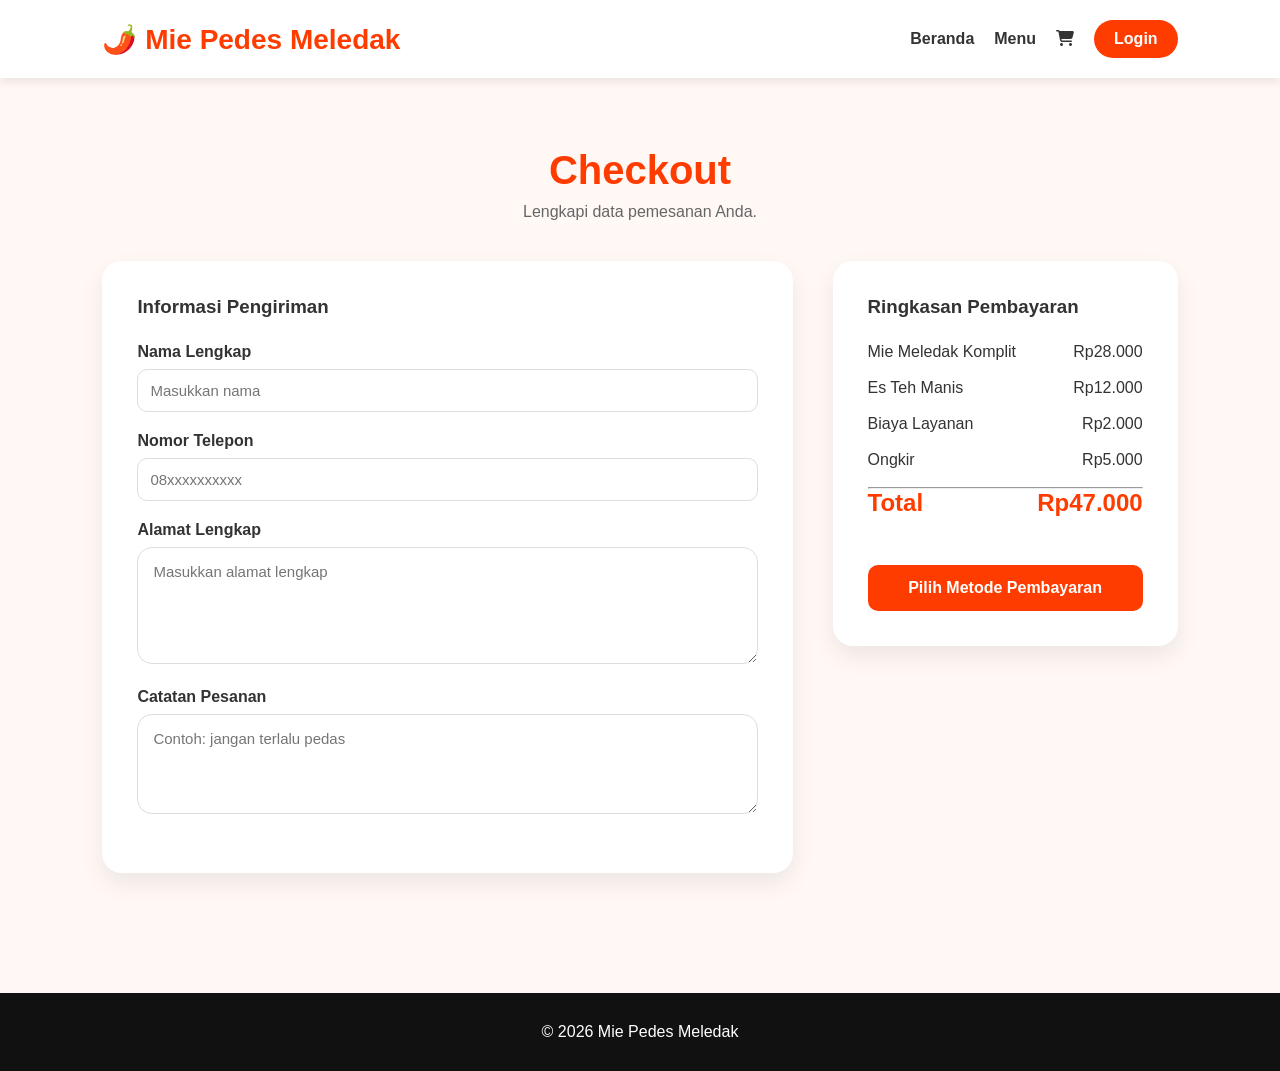
<file: checkout.html>
<!DOCTYPE html>
<html lang="id">
<head>
    <meta charset="UTF-8">
    <meta name="viewport" content="width=device-width, initial-scale=1.0">
    <title>Checkout - Mie Pedes Meledak</title>

    <link rel="stylesheet" href="style.css">

    <link rel="stylesheet"
    href="https://cdnjs.cloudflare.com/ajax/libs/font-awesome/6.5.2/css/all.min.css">
</head>

<body>

<header>

    <div class="logo">
        🌶️ Mie Pedes Meledak
    </div>

    <nav>
        <a href="index.html">Beranda</a>
        <a href="menu.html">Menu</a>
        <a href="keranjang.html">
            <i class="fa-solid fa-cart-shopping"></i>
        </a>

        <a href="login.html" class="login-btn">
            Login
        </a>
    </nav>

</header>

<section class="checkout-page">

    <div class="section-title">

        <h2>Checkout</h2>

        <p>
            Lengkapi data pemesanan Anda.
        </p>

    </div>

    <div class="checkout-container">

        <!-- FORM -->
        <div class="checkout-form">

            <h3>Informasi Pengiriman</h3>

            <form>

                <div class="form-group">

                    <label>Nama Lengkap</label>

                    <input type="text"
                    placeholder="Masukkan nama">

                </div>

                <div class="form-group">

                    <label>Nomor Telepon</label>

                    <input type="tel"
                    placeholder="08xxxxxxxxxx">

                </div>

                <div class="form-group">

                    <label>Alamat Lengkap</label>

                    <textarea rows="5"
                    placeholder="Masukkan alamat lengkap"></textarea>

                </div>

                <div class="form-group">

                    <label>Catatan Pesanan</label>

                    <textarea rows="4"
                    placeholder="Contoh: jangan terlalu pedas"></textarea>

                </div>

            </form>

        </div>

        <!-- RINGKASAN -->
        <div class="checkout-summary">

            <h3>Ringkasan Pembayaran</h3>

            <div class="summary-item">

                <span>Mie Meledak Komplit</span>

                <span>Rp28.000</span>

            </div>

            <div class="summary-item">

                <span>Es Teh Manis</span>

                <span>Rp12.000</span>

            </div>

            <div class="summary-item">

                <span>Biaya Layanan</span>

                <span>Rp2.000</span>

            </div>

            <div class="summary-item">

                <span>Ongkir</span>

                <span>Rp5.000</span>

            </div>

            <hr>

            <div class="summary-item total">

                <span>Total</span>

                <span>Rp47.000</span>

            </div>

            <a href="metode-pembayaran.html"
            class="btn-primary checkout-btn">

                Pilih Metode Pembayaran

            </a>

        </div>

    </div>

</section>

<footer>

    © 2026 Mie Pedes Meledak

</footer>

</body>
</html>
</file>
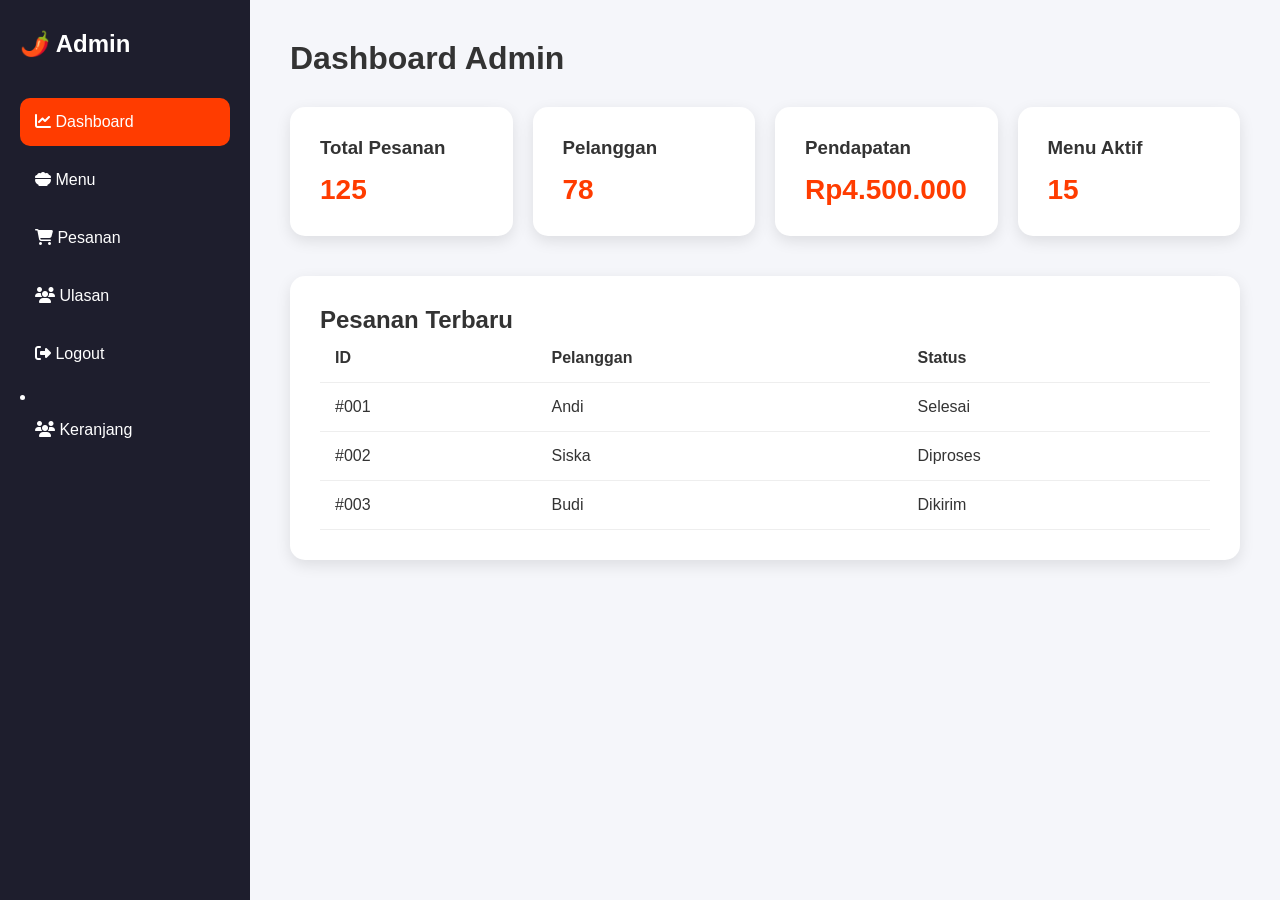
<file: dashboard.html>
<!DOCTYPE html>
<html lang="id">
<head>
<meta charset="UTF-8">
<meta name="viewport" content="width=device-width, initial-scale=1.0">
<title>Dashboard Admin</title>

<link rel="stylesheet" href="style.css">
<link rel="stylesheet"
href="https://cdnjs.cloudflare.com/ajax/libs/font-awesome/6.5.2/css/all.min.css">
</head>

<body>

<div class="dashboard">

    <aside class="sidebar">

        <h2>🌶️ Admin</h2>

        <ul>
    <li>
        <a href="dashboard.html" class="active">
            <i class="fa-solid fa-chart-line"></i>
            Dashboard
        </a>
    </li>

    <li>
        <a href="menu.html">
            <i class="fa-solid fa-bowl-food"></i>
            Menu
        </a>
    </li>

    <li>
        <a href="pesanan.html">
            <i class="fa-solid fa-cart-shopping"></i>
            Pesanan
        </a>
    </li>

    <li>
        <a href="Ulasan.html">
            <i class="fa-solid fa-users"></i>
            Ulasan
        </a>
    </li>

    <li>
        <a href="login.html">
            <i class="fa-solid fa-right-from-bracket"></i>
            Logout
        </a>
    </li>
</ul>
      <li>
        <a href="Keranjang.html">
            <i class="fa-solid fa-users"></i>
            Keranjang
        </a>
    </li>
    </aside>

    <main class="dashboard-content">

        <h1>Dashboard Admin</h1>

        <div class="stats-grid">

            <div class="stat-card">
                <h3>Total Pesanan</h3>
                <span>125</span>
            </div>

            <div class="stat-card">
                <h3>Pelanggan</h3>
                <span>78</span>
            </div>

            <div class="stat-card">
                <h3>Pendapatan</h3>
                <span>Rp4.500.000</span>
            </div>

            <div class="stat-card">
                <h3>Menu Aktif</h3>
                <span>15</span>
            </div>

        </div>

        <div class="recent-orders">

            <h2>Pesanan Terbaru</h2>

            <table>

                <thead>
                    <tr>
                        <th>ID</th>
                        <th>Pelanggan</th>
                        <th>Status</th>
                    </tr>
                </thead>

                <tbody>
                    <tr>
                        <td>#001</td>
                        <td>Andi</td>
                        <td>Selesai</td>
                    </tr>

                    <tr>
                        <td>#002</td>
                        <td>Siska</td>
                        <td>Diproses</td>
                    </tr>

                    <tr>
                        <td>#003</td>
                        <td>Budi</td>
                        <td>Dikirim</td>
                    </tr>
                </tbody>

            </table>

        </div>

    </main>

</div>

</body>
</html>
</file>
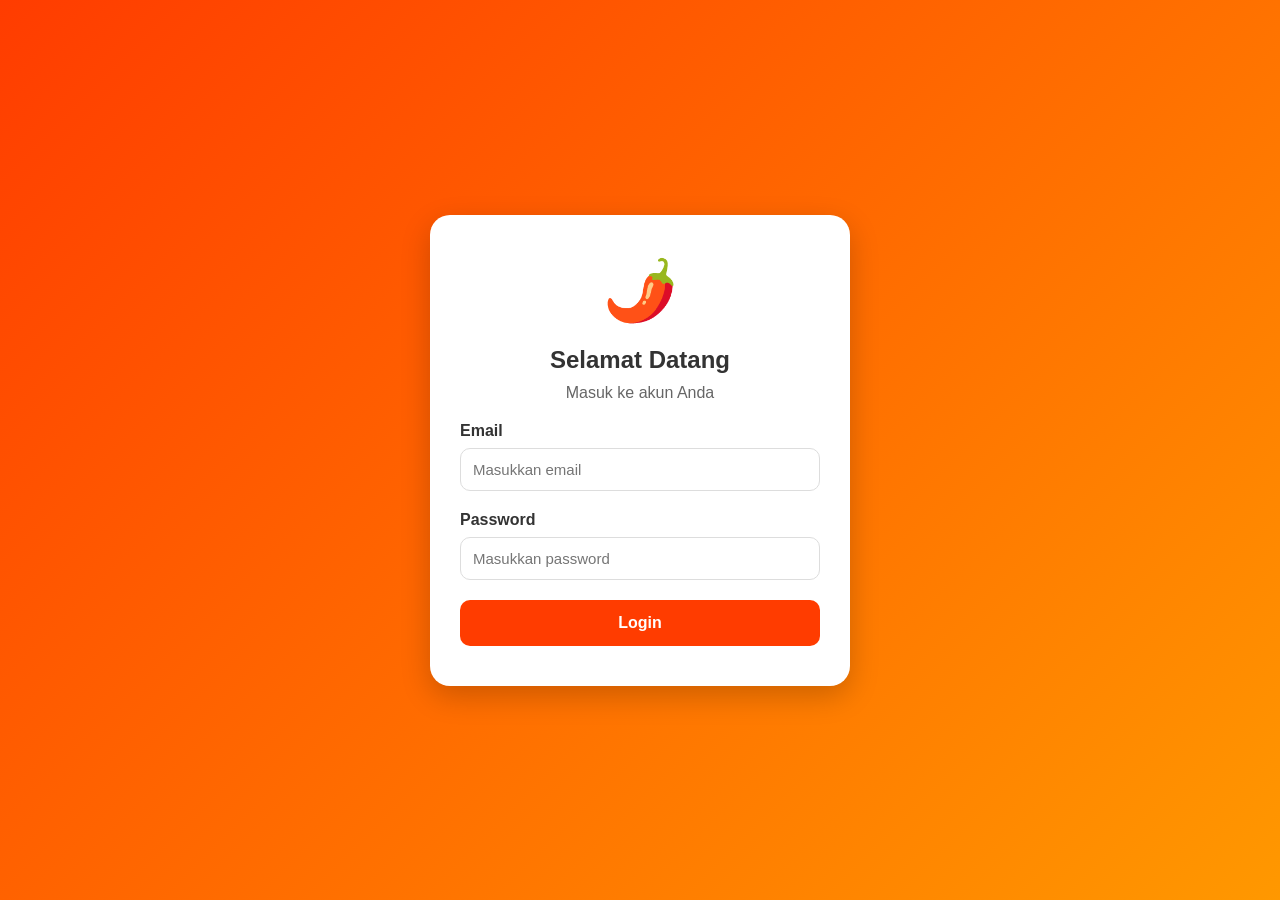
<file: login.html>
<!DOCTYPE html>
<html lang="id">
<head>
    <meta charset="UTF-8">
    <meta name="viewport" content="width=device-width, initial-scale=1.0">
    <title>Login - Mie Pedes Meledak</title>

    <link rel="stylesheet" href="style.css">

    <link rel="stylesheet"
          href="https://cdnjs.cloudflare.com/ajax/libs/font-awesome/6.5.2/css/all.min.css">
</head>
<body>

<div class="login-page">

    <div class="login-box">

        <div class="login-logo">
            🌶️
        </div>

        <h2>Selamat Datang</h2>
        <p>Masuk ke akun Anda</p>

        <form action="dashboard.html">

            <div class="form-group">
                <label>Email</label>

                <input type="email"
                       placeholder="Masukkan email"
                       required>
            </div>

            <div class="form-group">
                <label>Password</label>

                <input type="password"
                       placeholder="Masukkan password"
                       required>
            </div>

            <button type="submit" class="btn-primary login-submit">
                Login
            </button>

        </form>

    </div>

</div>

</body>
</html>
</file>
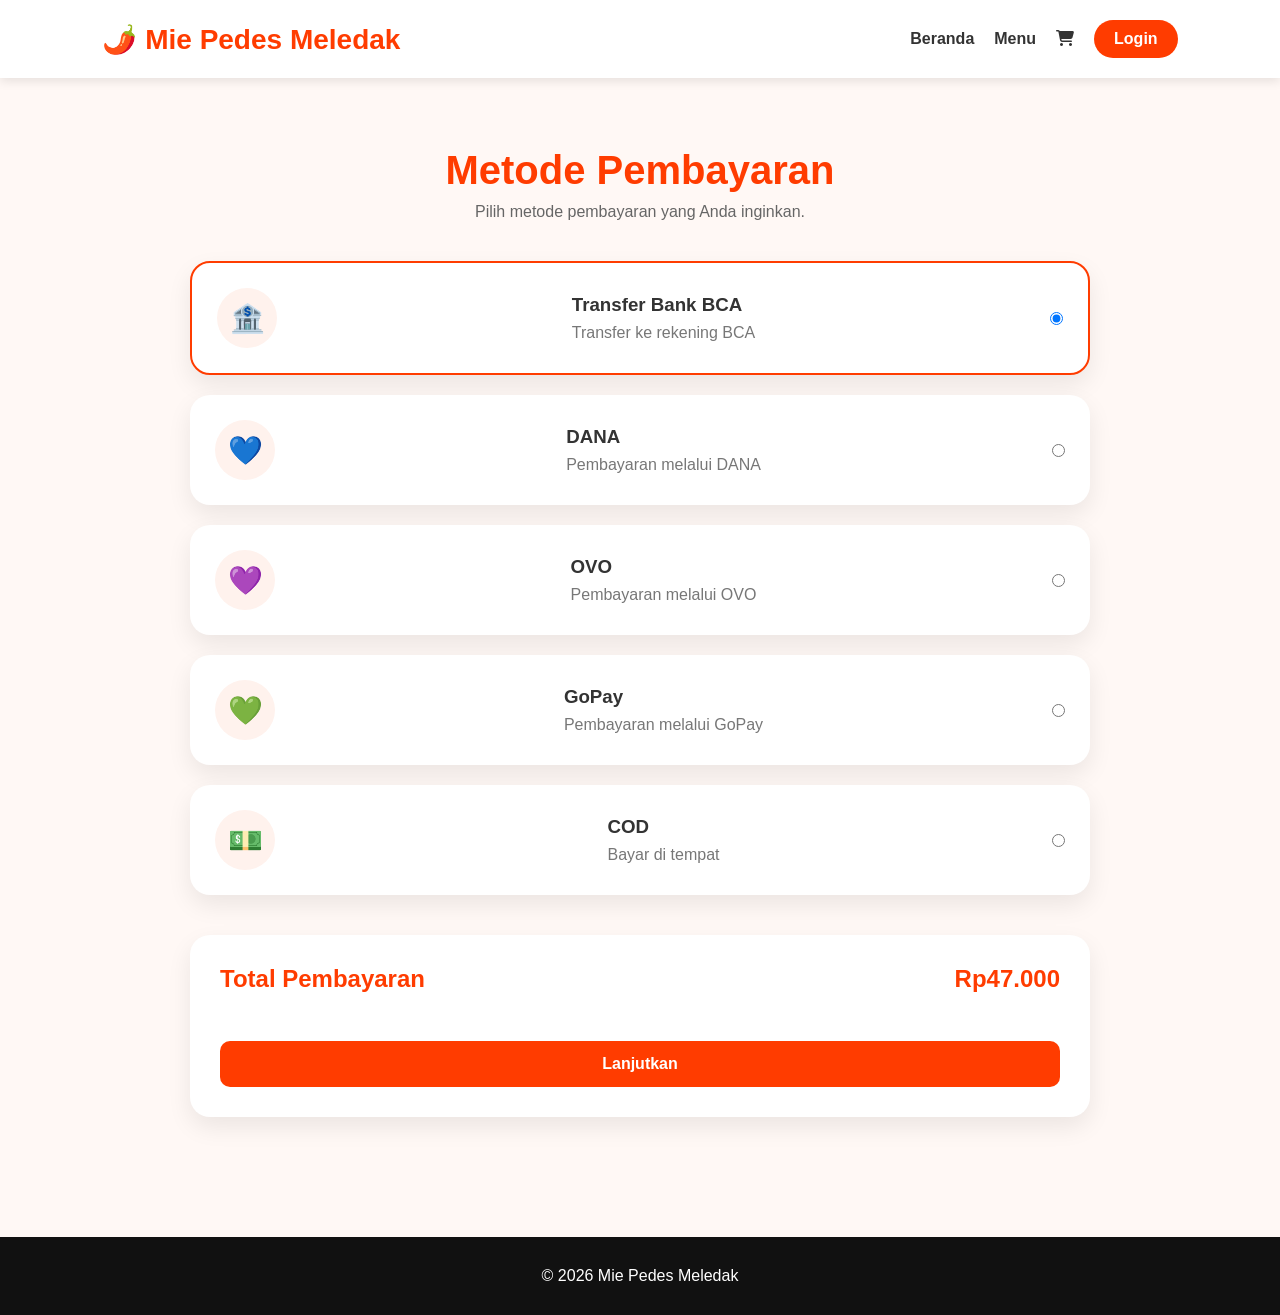
<file: metode-pembayaran.html>
<!DOCTYPE html>
<html lang="id">
<head>
    <meta charset="UTF-8">
    <meta name="viewport" content="width=device-width, initial-scale=1.0">
    <title>Metode Pembayaran - Mie Pedes Meledak</title>

    <link rel="stylesheet" href="style.css">

    <link rel="stylesheet"
    href="https://cdnjs.cloudflare.com/ajax/libs/font-awesome/6.5.2/css/all.min.css">
</head>

<body>

<header>

    <div class="logo">
        🌶️ Mie Pedes Meledak
    </div>

    <nav>
        <a href="index.html">Beranda</a>
        <a href="menu.html">Menu</a>
        <a href="keranjang.html">
            <i class="fa-solid fa-cart-shopping"></i>
        </a>

        <a href="login.html" class="login-btn">
            Login
        </a>
    </nav>

</header>

<section class="payment-page">

    <div class="section-title">

        <h2>Metode Pembayaran</h2>

        <p>
            Pilih metode pembayaran yang Anda inginkan.
        </p>

    </div>

    <div class="payment-container">

        <div class="payment-card active-payment">

            <div class="payment-icon">
                🏦
            </div>

            <div>
                <h3>Transfer Bank BCA</h3>
                <p>Transfer ke rekening BCA</p>
            </div>

            <input type="radio" checked>
        </div>

        <div class="payment-card">

            <div class="payment-icon">
                💙
            </div>

            <div>
                <h3>DANA</h3>
                <p>Pembayaran melalui DANA</p>
            </div>

            <input type="radio">
        </div>

        <div class="payment-card">

            <div class="payment-icon">
                💜
            </div>

            <div>
                <h3>OVO</h3>
                <p>Pembayaran melalui OVO</p>
            </div>

            <input type="radio">
        </div>

        <div class="payment-card">

            <div class="payment-icon">
                💚
            </div>

            <div>
                <h3>GoPay</h3>
                <p>Pembayaran melalui GoPay</p>
            </div>

            <input type="radio">
        </div>

        <div class="payment-card">

            <div class="payment-icon">
                💵
            </div>

            <div>
                <h3>COD</h3>
                <p>Bayar di tempat</p>
            </div>

            <input type="radio">
        </div>

        <div class="payment-total">

            <div class="summary-item total">

                <span>Total Pembayaran</span>

                <span>Rp47.000</span>

            </div>

            <a href="upload-bukti.html"
            class="btn-primary checkout-btn">

                Lanjutkan

            </a>

        </div>

    </div>

</section>

<footer>

    © 2026 Mie Pedes Meledak

</footer>

</body>
</html>
</file>
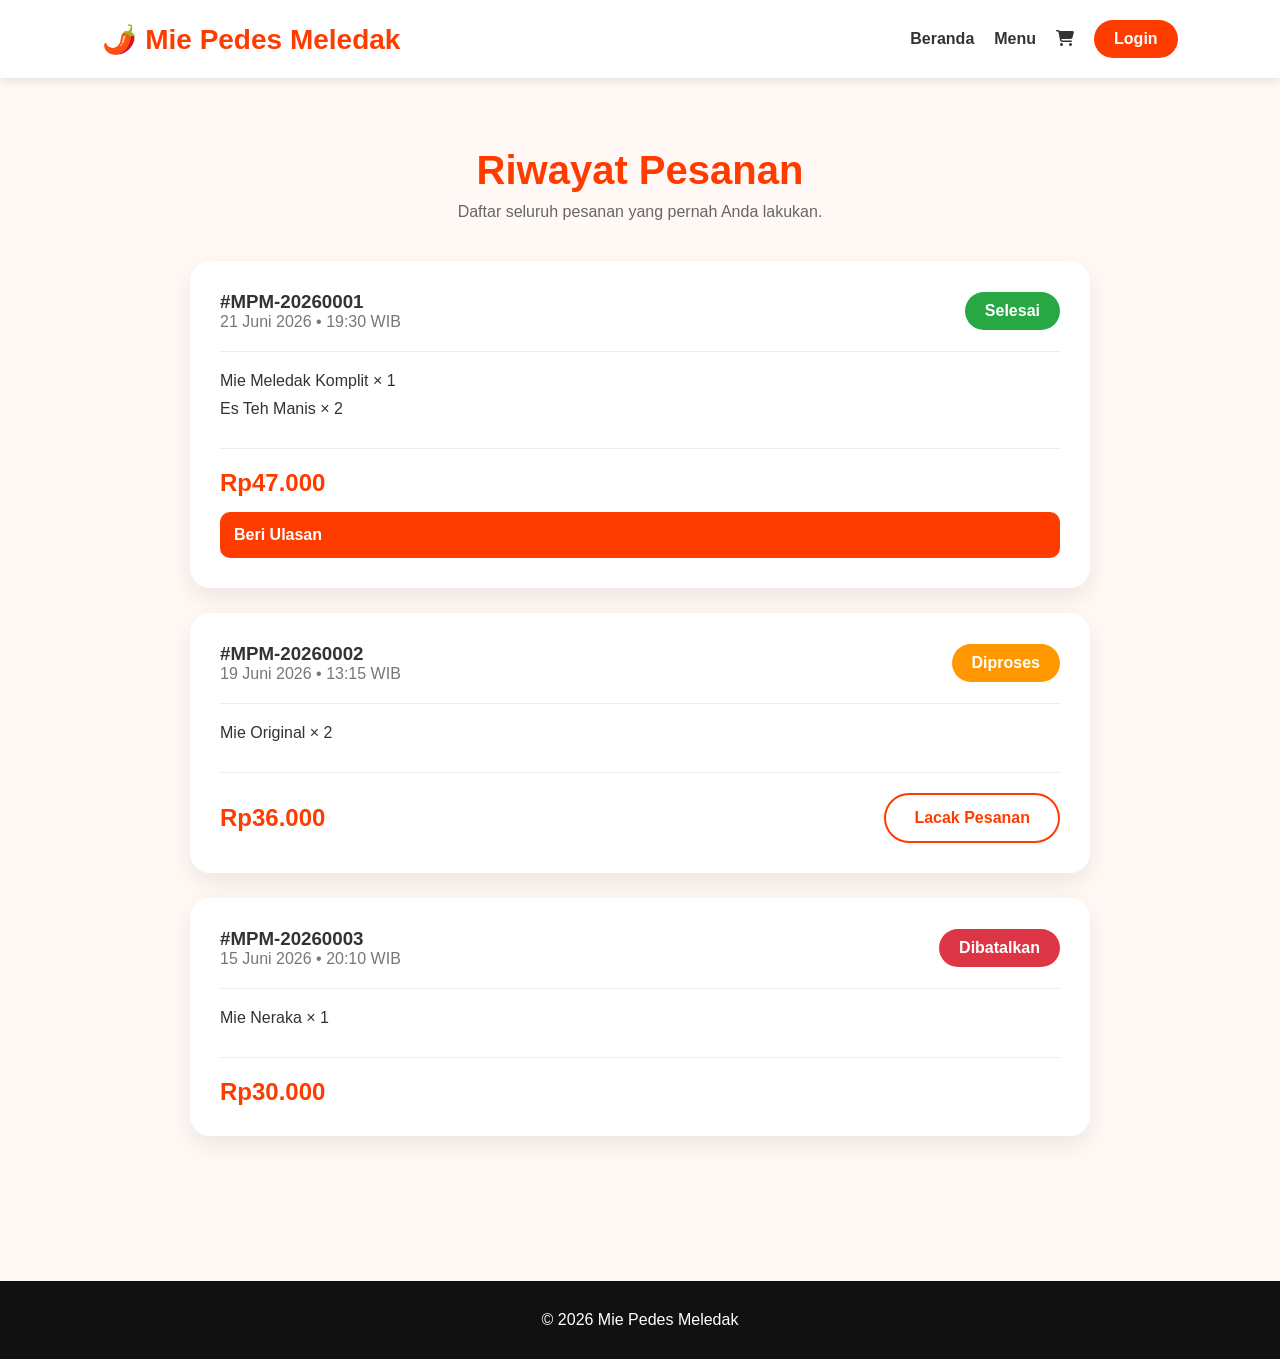
<file: riwayat.html>
<!DOCTYPE html>
<html lang="id">
<head>
    <meta charset="UTF-8">
    <meta name="viewport" content="width=device-width, initial-scale=1.0">
    <title>Riwayat Pesanan - Mie Pedes Meledak</title>

    <link rel="stylesheet" href="style.css">

    <link rel="stylesheet"
    href="https://cdnjs.cloudflare.com/ajax/libs/font-awesome/6.5.2/css/all.min.css">
</head>

<body>

<header>

    <div class="logo">
        🌶️ Mie Pedes Meledak
    </div>

    <nav>
        <a href="index.html">Beranda</a>
        <a href="menu.html">Menu</a>
        <a href="keranjang.html">
            <i class="fa-solid fa-cart-shopping"></i>
        </a>

        <a href="login.html" class="login-btn">
            Login
        </a>
    </nav>

</header>

<section class="history-page">

    <div class="section-title">

        <h2>Riwayat Pesanan</h2>

        <p>
            Daftar seluruh pesanan yang pernah Anda lakukan.
        </p>

    </div>

    <div class="history-container">

        <!-- PESANAN 1 -->
        <div class="history-card">

            <div class="history-header">

                <div>

                    <h3>#MPM-20260001</h3>

                    <span>
                        21 Juni 2026 • 19:30 WIB
                    </span>

                </div>

                <div class="status selesai">

                    Selesai

                </div>

            </div>

            <div class="history-body">

                <p>Mie Meledak Komplit × 1</p>
                <p>Es Teh Manis × 2</p>

            </div>

            <div class="history-footer">

                <strong>Rp47.000</strong>

                <a href="ulasan.html"
                class="btn-primary">

                    Beri Ulasan

                </a>

            </div>

        </div>

        <!-- PESANAN 2 -->
        <div class="history-card">

            <div class="history-header">

                <div>

                    <h3>#MPM-20260002</h3>

                    <span>
                        19 Juni 2026 • 13:15 WIB
                    </span>

                </div>

                <div class="status proses">

                    Diproses

                </div>

            </div>

            <div class="history-body">

                <p>Mie Original × 2</p>

            </div>

            <div class="history-footer">

                <strong>Rp36.000</strong>

                <a href="status-pesanan.html"
                class="btn-secondary">

                    Lacak Pesanan

                </a>

            </div>

        </div>

        <!-- PESANAN 3 -->
        <div class="history-card">

            <div class="history-header">

                <div>

                    <h3>#MPM-20260003</h3>

                    <span>
                        15 Juni 2026 • 20:10 WIB
                    </span>

                </div>

                <div class="status batal">

                    Dibatalkan

                </div>

            </div>

            <div class="history-body">

                <p>Mie Neraka × 1</p>

            </div>

            <div class="history-footer">

                <strong>Rp30.000</strong>

            </div>

        </div>

    </div>

</section>

<footer>

    © 2026 Mie Pedes Meledak

</footer>

</body>
</html>
</file>
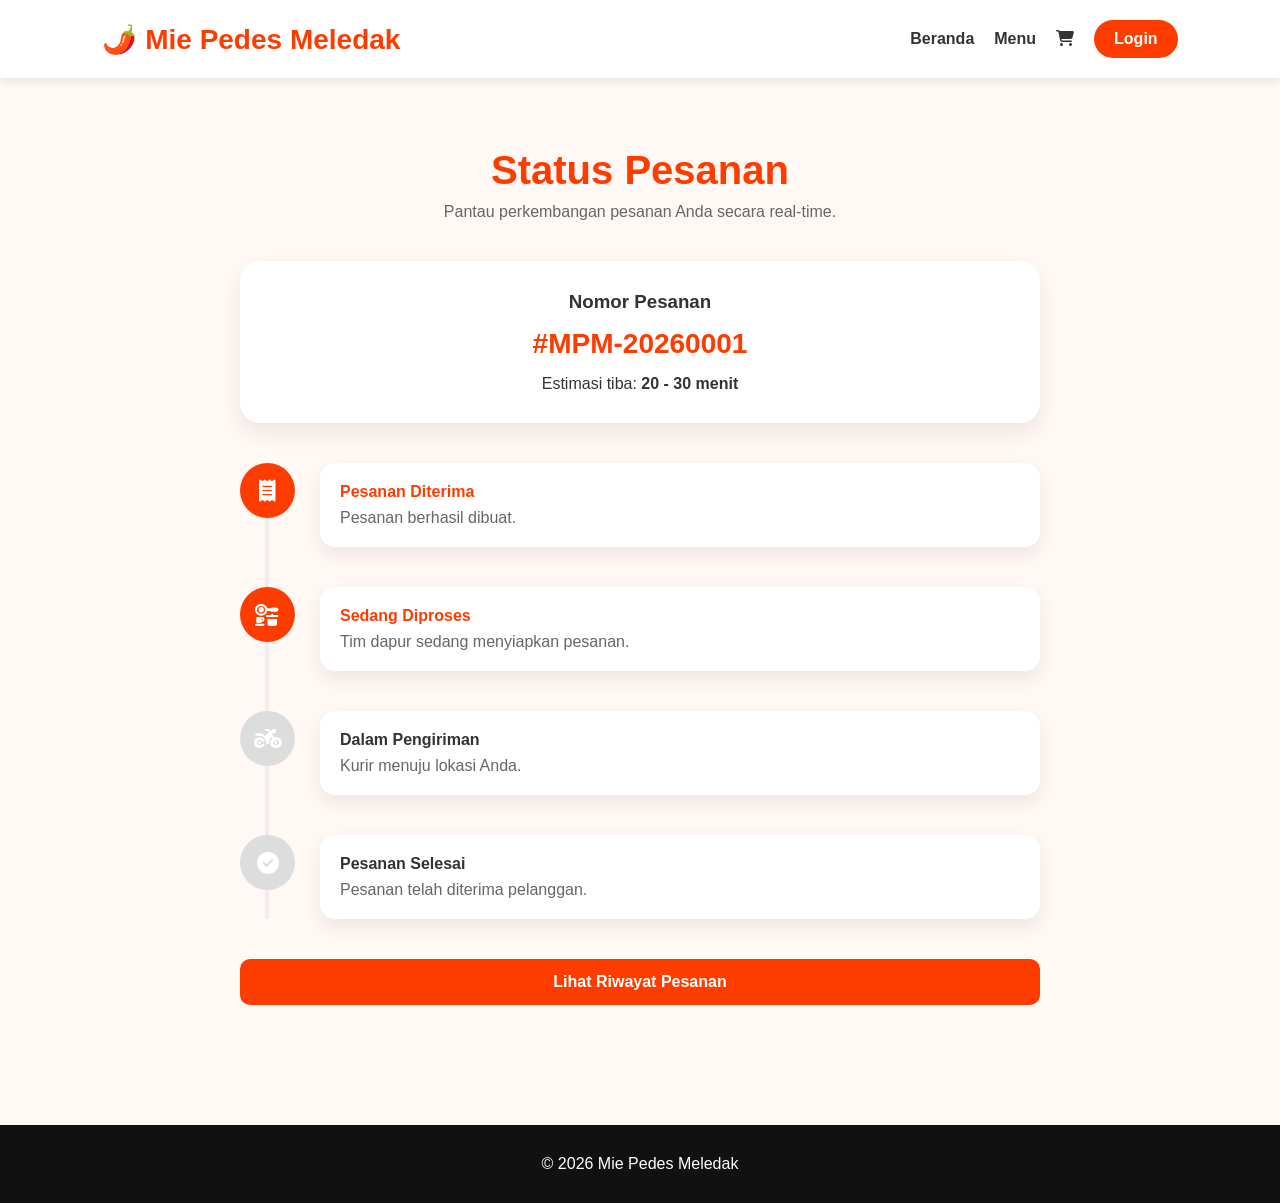
<file: status-pesanan.html>
<!DOCTYPE html>
<html lang="id">
<head>
    <meta charset="UTF-8">
    <meta name="viewport" content="width=device-width, initial-scale=1.0">
    <title>Status Pesanan - Mie Pedes Meledak</title>

    <link rel="stylesheet" href="style.css">

    <link rel="stylesheet"
    href="https://cdnjs.cloudflare.com/ajax/libs/font-awesome/6.5.2/css/all.min.css">
</head>

<body>

<header>

    <div class="logo">
        🌶️ Mie Pedes Meledak
    </div>

    <nav>
        <a href="index.html">Beranda</a>
        <a href="menu.html">Menu</a>
        <a href="keranjang.html">
            <i class="fa-solid fa-cart-shopping"></i>
        </a>

        <a href="login.html" class="login-btn">
            Login
        </a>
    </nav>

</header>

<section class="status-page">

    <div class="section-title">

        <h2>Status Pesanan</h2>

        <p>
            Pantau perkembangan pesanan Anda secara real-time.
        </p>

    </div>

    <div class="status-container">

        <div class="order-info">

            <h3>
                Nomor Pesanan
            </h3>

            <span>
                #MPM-20260001
            </span>

            <p>
                Estimasi tiba:
                <strong>20 - 30 menit</strong>
            </p>

        </div>

        <div class="tracking">

            <!-- STEP 1 -->
            <div class="tracking-item active">

                <div class="tracking-icon">
                    <i class="fa-solid fa-receipt"></i>
                </div>

                <div class="tracking-content">

                    <h4>
                        Pesanan Diterima
                    </h4>

                    <p>
                        Pesanan berhasil dibuat.
                    </p>

                </div>

            </div>

            <!-- STEP 2 -->
            <div class="tracking-item active">

                <div class="tracking-icon">
                    <i class="fa-solid fa-kitchen-set"></i>
                </div>

                <div class="tracking-content">

                    <h4>
                        Sedang Diproses
                    </h4>

                    <p>
                        Tim dapur sedang menyiapkan pesanan.
                    </p>

                </div>

            </div>

            <!-- STEP 3 -->
            <div class="tracking-item">

                <div class="tracking-icon">
                    <i class="fa-solid fa-motorcycle"></i>
                </div>

                <div class="tracking-content">

                    <h4>
                        Dalam Pengiriman
                    </h4>

                    <p>
                        Kurir menuju lokasi Anda.
                    </p>

                </div>

            </div>

            <!-- STEP 4 -->
            <div class="tracking-item">

                <div class="tracking-icon">
                    <i class="fa-solid fa-circle-check"></i>
                </div>

                <div class="tracking-content">

                    <h4>
                        Pesanan Selesai
                    </h4>

                    <p>
                        Pesanan telah diterima pelanggan.
                    </p>

                </div>

            </div>

        </div>

        <div class="status-action">

            <a href="riwayat.html"
            class="btn-primary">

                Lihat Riwayat Pesanan

            </a>

        </div>

    </div>

</section>

<footer>

    © 2026 Mie Pedes Meledak

</footer>

</body>
</html>
</file>
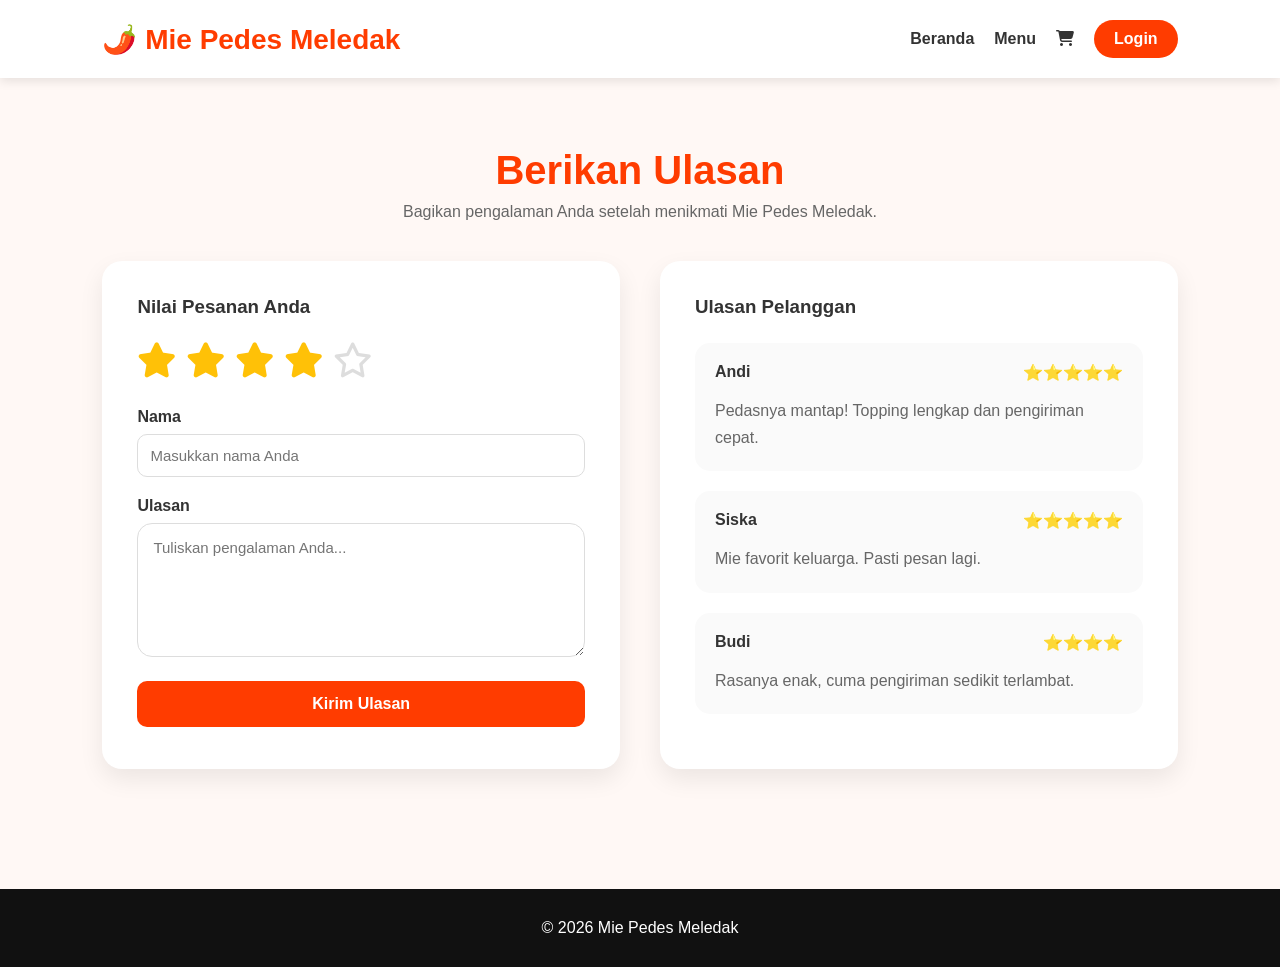
<file: ulasan.html>
<!DOCTYPE html>
<html lang="id">
<head>
    <meta charset="UTF-8">
    <meta name="viewport" content="width=device-width, initial-scale=1.0">
    <title>Ulasan - Mie Pedes Meledak</title>

    <link rel="stylesheet" href="style.css">

    <link rel="stylesheet"
    href="https://cdnjs.cloudflare.com/ajax/libs/font-awesome/6.5.2/css/all.min.css">
</head>

<body>

<header>

    <div class="logo">
        🌶️ Mie Pedes Meledak
    </div>

    <nav>
        <a href="index.html">Beranda</a>
        <a href="menu.html">Menu</a>
        <a href="keranjang.html">
            <i class="fa-solid fa-cart-shopping"></i>
        </a>

        <a href="login.html" class="login-btn">
            Login
        </a>
    </nav>

</header>

<section class="review-page">

    <div class="section-title">

        <h2>Berikan Ulasan</h2>

        <p>
            Bagikan pengalaman Anda setelah menikmati Mie Pedes Meledak.
        </p>

    </div>

    <div class="review-container">

        <div class="review-form">

            <h3>Nilai Pesanan Anda</h3>

            <!-- Rating Bintang -->
            <div class="star-rating">

                <i class="fa-solid fa-star active"></i>
                <i class="fa-solid fa-star active"></i>
                <i class="fa-solid fa-star active"></i>
                <i class="fa-solid fa-star active"></i>
                <i class="fa-regular fa-star"></i>

            </div>

            <form>

                <div class="form-group">

                    <label>Nama</label>

                    <input type="text"
                    placeholder="Masukkan nama Anda">

                </div>

                <div class="form-group">

                    <label>Ulasan</label>

                    <textarea rows="6"
                    placeholder="Tuliskan pengalaman Anda..."></textarea>

                </div>

                <button type="submit"
                class="btn-primary review-submit">

                    Kirim Ulasan

                </button>

            </form>

        </div>

        <!-- REVIEW TERBARU -->
        <div class="review-list">

            <h3>Ulasan Pelanggan</h3>

            <div class="review-card">

                <div class="review-header">

                    <strong>Andi</strong>

                    <span>⭐⭐⭐⭐⭐</span>

                </div>

                <p>
                    Pedasnya mantap! Topping lengkap dan pengiriman cepat.
                </p>

            </div>

            <div class="review-card">

                <div class="review-header">

                    <strong>Siska</strong>

                    <span>⭐⭐⭐⭐⭐</span>

                </div>

                <p>
                    Mie favorit keluarga. Pasti pesan lagi.
                </p>

            </div>

            <div class="review-card">

                <div class="review-header">

                    <strong>Budi</strong>

                    <span>⭐⭐⭐⭐</span>

                </div>

                <p>
                    Rasanya enak, cuma pengiriman sedikit terlambat.
                </p>

            </div>

        </div>

    </div>

</section>

<footer>

    © 2026 Mie Pedes Meledak

</footer>

</body>
</html>
</file>
<file: style.css>
/* RESET */
*{
    margin:0;
    padding:0;
    box-sizing:border-box;
    font-family:Arial, Helvetica, sans-serif;
}

body{
    background:#fff8f5;
    color:#333;
}

/* HEADER */
header{
    width:100%;
    padding:20px 8%;
    display:flex;
    justify-content:space-between;
    align-items:center;
    background:#fff;
    box-shadow:0 3px 10px rgba(0,0,0,0.1);
    position:sticky;
    top:0;
    z-index:100;
}

.logo{
    font-size:28px;
    font-weight:bold;
    color:#ff3c00;
}

nav{
    display:flex;
    align-items:center;
    gap:20px;
}

nav a{
    text-decoration:none;
    color:#333;
    font-weight:600;
    transition:0.3s;
}

nav a:hover{
    color:#ff3c00;
}

.login-btn{
    background:#ff3c00;
    color:white;
    padding:10px 20px;
    border-radius:30px;
}

.login-btn:hover{
    color:white;
    background:#d93000;
}

/* HERO */
.hero{
    padding:70px 8%;
    display:grid;
    grid-template-columns:1fr 1fr;
    align-items:center;
    gap:50px;
}

.badge{
    display:inline-block;
    background:#ffe4dc;
    color:#ff3c00;
    padding:10px 18px;
    border-radius:30px;
    font-weight:bold;
    margin-bottom:25px;
}

.hero-text h1{
    font-size:58px;
    line-height:1.2;
    margin-bottom:25px;
}

.hero-text span{
    color:#ff3c00;
}

.hero-text p{
    color:#666;
    line-height:1.8;
    margin-bottom:35px;
}

.hero-button{
    display:flex;
    gap:20px;
}

.btn-primary{
    background:#ff3c00;
    color:white;
    text-decoration:none;
    padding:14px 28px;
    border-radius:30px;
    font-weight:bold;
}

.btn-primary:hover{
    background:#d93000;
}

.btn-secondary{
    border:2px solid #ff3c00;
    color:#ff3c00;
    text-decoration:none;
    padding:14px 28px;
    border-radius:30px;
    font-weight:bold;
}

.btn-secondary:hover{
    background:#ff3c00;
    color:white;
}

/* HERO IMAGE */
.hero-image{
    position:relative;
    display:flex;
    justify-content:center;
}

.hero-image img{
    width:450px;
    height:450px;
    object-fit:cover;
    border-radius:50%;
    box-shadow:0 15px 40px rgba(0,0,0,0.2);
}

/* EFEK API */
.fire{
    position:absolute;
    border-radius:50%;
    filter:blur(30px);
}

.fire1{
    width:140px;
    height:140px;
    background:#ff5e00;
    top:20px;
    right:40px;
    opacity:0.5;
}

.fire2{
    width:120px;
    height:120px;
    background:#ffbf00;
    bottom:40px;
    left:50px;
    opacity:0.5;
}

/* FITUR */
.fitur{
    padding:60px 8%;
    display:grid;
    grid-template-columns:repeat(auto-fit,minmax(250px,1fr));
    gap:30px;
}

.fitur-card{
    background:white;
    padding:35px;
    border-radius:20px;
    text-align:center;
    box-shadow:0 10px 30px rgba(0,0,0,0.08);
    transition:0.3s;
}

.fitur-card:hover{
    transform:translateY(-10px);
}

.fitur-card i{
    font-size:45px;
    color:#ff3c00;
    margin-bottom:20px;
}

.fitur-card h3{
    margin-bottom:10px;
}

.fitur-card p{
    color:#666;
}

/* JUDUL */
.section-title{
    text-align:center;
    margin-bottom:40px;
}

.section-title h2{
    font-size:40px;
    color:#ff3c00;
    margin-bottom:10px;
}

.section-title p{
    color:#666;
}

/* MENU */
.favorit{
    padding:70px 8%;
}

.menu-grid{
    display:grid;
    grid-template-columns:repeat(auto-fit,minmax(280px,1fr));
    gap:30px;
}

.menu-card{
    background:white;
    border-radius:20px;
    overflow:hidden;
    box-shadow:0 10px 30px rgba(0,0,0,0.1);
    transition:0.3s;
}

.menu-card:hover{
    transform:translateY(-10px);
}

.menu-card img{
    width:100%;
    height:230px;
    object-fit:cover;
}

.level{
    display:inline-block;
    background:#ff3c00;
    color:white;
    margin:20px;
    padding:8px 15px;
    border-radius:20px;
}

.menu-card h3{
    margin:0 20px 10px;
}

.menu-card p{
    margin:0 20px 20px;
    color:#666;
}

.harga{
    display:flex;
    justify-content:space-between;
    align-items:center;
    padding:20px;
    font-size:24px;
    font-weight:bold;
    color:#ff3c00;
}

.harga button{
    width:45px;
    height:45px;
    border:none;
    border-radius:50%;
    background:#ff3c00;
    color:white;
    font-size:24px;
    cursor:pointer;
}

.harga button:hover{
    background:#d93000;
}

/* TESTIMONI */
.testimoni{
    padding:70px 8%;
}

.testi-grid{
    display:grid;
    grid-template-columns:repeat(auto-fit,minmax(250px,1fr));
    gap:30px;
}

.testi-card{
    background:white;
    padding:35px;
    border-radius:20px;
    box-shadow:0 10px 30px rgba(0,0,0,0.08);
}

.testi-card p{
    margin:20px 0;
    color:#555;
}

/* FOOTER */
footer{
    background:#111;
    color:white;
    text-align:center;
    padding:30px;
    margin-top:50px;
}

/* RESPONSIVE */
@media(max-width:900px){

    .hero{
        grid-template-columns:1fr;
        text-align:center;
    }

    .hero-image img{
        width:320px;
        height:320px;
    }

    .hero-button{
        justify-content:center;
        flex-wrap:wrap;
    }

    header{
        flex-direction:column;
        gap:15px;
    }

    nav{
        flex-wrap:wrap;
        justify-content:center;
    }

    .hero-text h1{
        font-size:42px;
    }
}
/* MENU PAGE */

.menu-page{
    padding:70px 8%;
}

.kategori{
    display:flex;
    justify-content:center;
    gap:15px;
    flex-wrap:wrap;
    margin-bottom:50px;
}

.kategori-btn{
    padding:12px 25px;
    border:none;
    border-radius:30px;
    background:white;
    box-shadow:0 5px 20px rgba(0,0,0,0.1);
    cursor:pointer;
    font-weight:bold;
    transition:0.3s;
}

.kategori-btn:hover{
    background:#ff3c00;
    color:white;
}

.kategori-btn.active{
    background:#ff3c00;
    color:white;
}

.active{
    color:#ff3c00;
} 
/* DETAIL MENU */

.detail-page{
    padding:70px 8%;
}

.detail-container{
    display:grid;
    grid-template-columns:1fr 1fr;
    gap:50px;
    align-items:center;
}

.detail-image img{
    width:100%;
    border-radius:25px;
    box-shadow:0 15px 40px rgba(0,0,0,0.15);
}

.detail-info h1{
    font-size:42px;
    margin:20px 0;
}

.rating{
    margin-bottom:20px;
    color:#ff9800;
    font-size:18px;
}

.rating span{
    color:#666;
    margin-left:10px;
}

.detail-price{
    color:#ff3c00;
    font-size:38px;
    margin-bottom:20px;
}

.detail-desc{
    color:#666;
    line-height:1.8;
    margin-bottom:30px;
}

.opsi{
    margin-bottom:30px;
}

.opsi h3{
    margin-bottom:15px;
}

.level-list{
    display:flex;
    flex-wrap:wrap;
    gap:10px;
}

.level-list button{
    width:50px;
    height:50px;
    border:none;
    border-radius:50%;
    background:#fff;
    box-shadow:0 5px 15px rgba(0,0,0,0.1);
    cursor:pointer;
    font-weight:bold;
}

.level-list button:hover{
    background:#ff3c00;
    color:white;
}

.level-list .selected{
    background:#ff3c00;
    color:white;
}

.topping-list{
    display:flex;
    flex-direction:column;
    gap:15px;
}

.topping-list label{
    background:white;
    padding:15px;
    border-radius:15px;
    box-shadow:0 5px 15px rgba(0,0,0,0.08);
}

.jumlah-box{
    display:flex;
    align-items:center;
    gap:20px;
    margin-bottom:30px;
}

.jumlah-box button{
    width:45px;
    height:45px;
    border:none;
    border-radius:50%;
    background:#ff3c00;
    color:white;
    font-size:22px;
    cursor:pointer;
}

.jumlah-box span{
    font-size:24px;
    font-weight:bold;
}

.detail-action{
    display:flex;
    gap:20px;
    flex-wrap:wrap;
}

.favorite-btn{
    border:none;
    background:white;
    padding:15px 25px;
    border-radius:30px;
    box-shadow:0 5px 15px rgba(0,0,0,0.1);
    cursor:pointer;
    font-weight:bold;
}

.favorite-btn:hover{
    background:#ffe6e6;
}

/* RESPONSIVE */

@media(max-width:900px){

    .detail-container{
        grid-template-columns:1fr;
    }

    .detail-info h1{
        font-size:32px;
    }

}
/* ===========================
   KERANJANG
=========================== */

.cart-page{
    padding:70px 8%;
}

.cart-container{
    display:grid;
    grid-template-columns:2fr 1fr;
    gap:40px;
    align-items:start;
}

.cart-items{
    display:flex;
    flex-direction:column;
    gap:25px;
}

.cart-item{
    background:white;
    padding:20px;
    border-radius:20px;
    box-shadow:0 10px 25px rgba(0,0,0,0.08);

    display:grid;
    grid-template-columns:120px 1fr auto auto;
    gap:20px;
    align-items:center;
}

.cart-item img{
    width:120px;
    height:120px;
    object-fit:cover;
    border-radius:15px;
}

.cart-info h3{
    margin-bottom:10px;
}

.cart-info p{
    color:#777;
    margin-bottom:10px;
}

.cart-info span{
    color:#ff3c00;
    font-weight:bold;
    font-size:20px;
}

.cart-qty{
    display:flex;
    align-items:center;
    gap:15px;
}

.cart-qty button{
    width:40px;
    height:40px;
    border:none;
    border-radius:50%;
    background:#ff3c00;
    color:white;
    cursor:pointer;
    font-size:20px;
}

.cart-qty span{
    font-size:20px;
    font-weight:bold;
}

.delete-btn{
    width:45px;
    height:45px;
    border:none;
    border-radius:50%;
    background:#ffe6e6;
    color:#ff3c00;
    cursor:pointer;
    font-size:18px;
}

.delete-btn:hover{
    background:#ff3c00;
    color:white;
}

/* RINGKASAN */

.cart-summary{
    background:white;
    padding:30px;
    border-radius:20px;
    box-shadow:0 10px 25px rgba(0,0,0,0.08);

    position:sticky;
    top:120px;
}

.cart-summary h3{
    margin-bottom:25px;
}

.summary-item{
    display:flex;
    justify-content:space-between;
    margin-bottom:18px;
}

.total{
    font-size:24px;
    font-weight:bold;
    color:#ff3c00;
}

.checkout-btn{
    display:block;
    text-align:center;
    margin-top:30px;
}

/* RESPONSIVE */

@media(max-width:900px){

    .cart-container{
        grid-template-columns:1fr;
    }

    .cart-item{
        grid-template-columns:1fr;
        text-align:center;
    }

    .cart-item img{
        margin:auto;
    }

    .cart-qty{
        justify-content:center;
    }

}
/* ===========================
   CHECKOUT
=========================== */

.checkout-page{
    padding:70px 8%;
}

.checkout-container{
    display:grid;
    grid-template-columns:2fr 1fr;
    gap:40px;
    align-items:start;
}

.checkout-form,
.checkout-summary{
    background:white;
    padding:35px;
    border-radius:20px;
    box-shadow:0 10px 25px rgba(0,0,0,0.08);
}

.checkout-form h3,
.checkout-summary h3{
    margin-bottom:25px;
}

.form-group{
    margin-bottom:25px;
}

.form-group label{
    display:block;
    margin-bottom:10px;
    font-weight:600;
}

.form-group input,
.form-group textarea{
    width:100%;
    padding:15px;
    border:1px solid #ddd;
    border-radius:15px;
    outline:none;
    font-size:15px;
}

.form-group input:focus,
.form-group textarea:focus{
    border-color:#ff3c00;
}

/* RESPONSIVE */

@media(max-width:900px){

    .checkout-container{
        grid-template-columns:1fr;
    }

}
/* ===========================
   METODE PEMBAYARAN
=========================== */

.payment-page{
    padding:70px 8%;
}

.payment-container{
    max-width:900px;
    margin:auto;
}

.payment-card{
    background:white;
    border-radius:20px;
    padding:25px;
    margin-bottom:20px;

    display:flex;
    justify-content:space-between;
    align-items:center;

    box-shadow:0 10px 25px rgba(0,0,0,0.08);

    cursor:pointer;
    transition:0.3s;
}

.payment-card:hover{
    transform:translateY(-5px);
}

.active-payment{
    border:2px solid #ff3c00;
}

.payment-icon{
    width:60px;
    height:60px;

    border-radius:50%;

    background:#fff2ed;

    display:flex;
    justify-content:center;
    align-items:center;

    font-size:28px;
}

.payment-card h3{
    margin-bottom:8px;
}

.payment-card p{
    color:#777;
}

.payment-total{
    margin-top:40px;

    background:white;

    padding:30px;

    border-radius:20px;

    box-shadow:0 10px 25px rgba(0,0,0,0.08);
}
/* ===========================
   UPLOAD BUKTI PEMBAYARAN
=========================== */

.upload-page{
    padding:70px 8%;
}

.upload-container{
    max-width:700px;
    margin:auto;
}

.upload-card{
    background:white;

    padding:40px;

    border-radius:25px;

    text-align:center;

    box-shadow:0 10px 25px rgba(0,0,0,0.08);
}

.upload-icon{
    width:100px;
    height:100px;

    margin:auto auto 25px;

    border-radius:50%;

    background:#fff2ed;

    color:#ff3c00;

    display:flex;
    justify-content:center;
    align-items:center;

    font-size:40px;
}

.upload-card h3{
    margin-bottom:15px;
}

.upload-card p{
    color:#777;
    margin-bottom:25px;
}

.upload-card input[type=file]{
    display:none;
}

.upload-btn{
    display:inline-block;

    background:#ff3c00;
    color:white;

    padding:15px 30px;

    border-radius:30px;

    cursor:pointer;

    font-weight:bold;

    margin-bottom:30px;
}

.upload-btn:hover{
    background:#d93000;
}

.preview-area{
    margin-top:20px;
}

.preview-area img{
    display:none;

    width:250px;
    max-width:100%;

    margin:auto;

    border-radius:15px;

    box-shadow:0 10px 20px rgba(0,0,0,0.1);
}

.preview-area p{
    margin-top:15px;
}

.upload-submit{
    display:inline-block;
    margin-top:30px;
}
/* ===========================
   STATUS PESANAN
=========================== */

.status-page{
    padding:70px 8%;
}

.status-container{
    max-width:800px;
    margin:auto;
}

.order-info{
    background:white;

    padding:30px;

    border-radius:20px;

    text-align:center;

    box-shadow:0 10px 25px rgba(0,0,0,0.08);

    margin-bottom:40px;
}

.order-info span{
    display:block;

    font-size:28px;

    color:#ff3c00;

    font-weight:bold;

    margin:15px 0;
}

.tracking{
    position:relative;
}

.tracking::before{
    content:"";

    position:absolute;

    left:25px;
    top:0;

    width:4px;
    height:100%;

    background:#eee;
}

.tracking-item{
    position:relative;

    display:flex;

    gap:25px;

    margin-bottom:40px;
}

.tracking-icon{
    width:55px;
    height:55px;

    border-radius:50%;

    background:#ddd;

    color:white;

    display:flex;
    justify-content:center;
    align-items:center;

    font-size:22px;

    z-index:1;
}

.tracking-content{
    background:white;

    padding:20px;

    border-radius:15px;

    flex:1;

    box-shadow:0 8px 20px rgba(0,0,0,0.08);
}

.tracking-content h4{
    margin-bottom:8px;
}

.tracking-content p{
    color:#666;
}

.tracking-item.active .tracking-icon{
    background:#ff3c00;
}

.status-action{
    text-align:center;

    margin-top:40px;
}

/* RESPONSIVE */

@media(max-width:768px){

    .tracking-item{
        flex-direction:row;
    }

    .tracking-content{
        padding:15px;
    }

}
/* ===========================
   RIWAYAT PESANAN
=========================== */

.history-page{
    padding:70px 8%;
}

.history-container{
    max-width:900px;
    margin:auto;
}

.history-card{
    background:white;

    padding:30px;

    border-radius:20px;

    box-shadow:0 10px 25px rgba(0,0,0,0.08);

    margin-bottom:25px;
}

.history-header{
    display:flex;

    justify-content:space-between;

    align-items:center;

    margin-bottom:20px;

    flex-wrap:wrap;

    gap:15px;
}

.history-header span{
    color:#777;
}

.status{
    padding:10px 20px;

    border-radius:30px;

    color:white;

    font-weight:bold;
}

.selesai{
    background:#28a745;
}

.proses{
    background:#ff9800;
}

.batal{
    background:#dc3545;
}

.history-body{
    border-top:1px solid #eee;
    border-bottom:1px solid #eee;

    padding:20px 0;

    margin-bottom:20px;
}

.history-body p{
    margin-bottom:10px;
}

.history-footer{
    display:flex;

    justify-content:space-between;

    align-items:center;

    flex-wrap:wrap;

    gap:15px;
}

.history-footer strong{
    color:#ff3c00;
    font-size:24px;
}

/* RESPONSIVE */

@media(max-width:768px){

    .history-header,
    .history-footer{
        flex-direction:column;
        align-items:flex-start;
    }

}
/* ===========================
   ULASAN & RATING
=========================== */

.review-page{
    padding:70px 8%;
}

.review-container{
    display:grid;
    grid-template-columns:1fr 1fr;
    gap:40px;
}

.review-form,
.review-list{
    background:white;
    padding:35px;
    border-radius:20px;
    box-shadow:0 10px 25px rgba(0,0,0,0.08);
}

.review-form h3,
.review-list h3{
    margin-bottom:25px;
}

.star-rating{
    display:flex;
    gap:10px;
    margin-bottom:30px;
}

.star-rating i{
    font-size:35px;
    color:#ddd;
    cursor:pointer;
}

.star-rating .active{
    color:#ffc107;
}

.review-submit{
    border:none;
    cursor:pointer;
}

.review-card{
    padding:20px;
    border-radius:15px;
    background:#fafafa;
    margin-bottom:20px;
}

.review-header{
    display:flex;
    justify-content:space-between;
    margin-bottom:15px;
}

.review-card p{
    color:#666;
    line-height:1.7;
}

/* RESPONSIVE */

@media(max-width:900px){

    .review-container{
        grid-template-columns:1fr;
    }

}
/* ==========================
   DASHBOARD ADMIN BARU
========================== */

.dashboard{
    display:flex;
    min-height:100vh;
    background:#f5f6fa;
}

.sidebar{
    width:250px;
    background:#1e1e2d;
    color:white;
    padding:30px 20px;
}

.sidebar h2{
    margin-bottom:40px;
}

.sidebar ul{
    list-style:none;
    padding:0;
}

.sidebar li{
    margin-bottom:10px;
}

.sidebar a{
    display:block;
    padding:15px;
    color:white;
    text-decoration:none;
    border-radius:10px;
    transition:0.3s;
}

.sidebar a:hover,
.sidebar a.active{
    background:#ff3c00;
}

.dashboard-content{
    flex:1;
    padding:40px;
}

.dashboard-content h1{
    margin-bottom:30px;
}

.stats-grid{
    display:grid;
    grid-template-columns:repeat(auto-fit,minmax(220px,1fr));
    gap:20px;
    margin-bottom:40px;
}

.stat-card{
    background:white;
    padding:30px;
    border-radius:15px;
    box-shadow:0 5px 15px rgba(0,0,0,0.1);
}

.stat-card h3{
    margin-bottom:15px;
}

.stat-card span{
    font-size:28px;
    font-weight:bold;
    color:#ff3c00;
}

.recent-orders{
    background:white;
    padding:30px;
    border-radius:15px;
    box-shadow:0 5px 15px rgba(0,0,0,0.1);
    overflow-x:auto;
}

.recent-orders table{
    width:100%;
    border-collapse:collapse;
}

.recent-orders th,
.recent-orders td{
    padding:15px;
    border-bottom:1px solid #eee;
    text-align:left;
}

@media(max-width:768px){

    .dashboard{
        flex-direction:column;
    }

    .sidebar{
        width:100%;
    }

    .dashboard-content{
        padding:20px;
    }

}
.login-page{
    min-height:100vh;
    display:flex;
    justify-content:center;
    align-items:center;
    background:linear-gradient(135deg,#ff3c00,#ff9800);
    padding:20px;
}

.login-box{
    width:100%;
    max-width:420px;
    background:#fff;
    padding:40px 30px;
    border-radius:20px;
    box-shadow:0 10px 30px rgba(0,0,0,0.2);
    text-align:center;
}

.login-logo{
    font-size:60px;
    margin-bottom:20px;
}

.login-box h2{
    margin-bottom:10px;
}

.login-box p{
    color:#666;
    margin-bottom:20px;
}

.form-group{
    text-align:left;
    margin-bottom:20px;
}

.form-group label{
    display:block;
    margin-bottom:8px;
    font-weight:600;
}

.form-group input{
    width:100%;
    padding:12px;
    border:1px solid #ddd;
    border-radius:10px;
    outline:none;
    box-sizing:border-box;
}

.form-group input:focus{
    border-color:#ff3c00;
}

.btn-primary{
    display:inline-block;
    width:100%;
    padding:14px;
    border:none;
    border-radius:10px;
    background:#ff3c00;
    color:white;
    font-size:16px;
    font-weight:bold;
    cursor:pointer;
}

.btn-primary:hover{
    background:#e03500;
}
</file>
